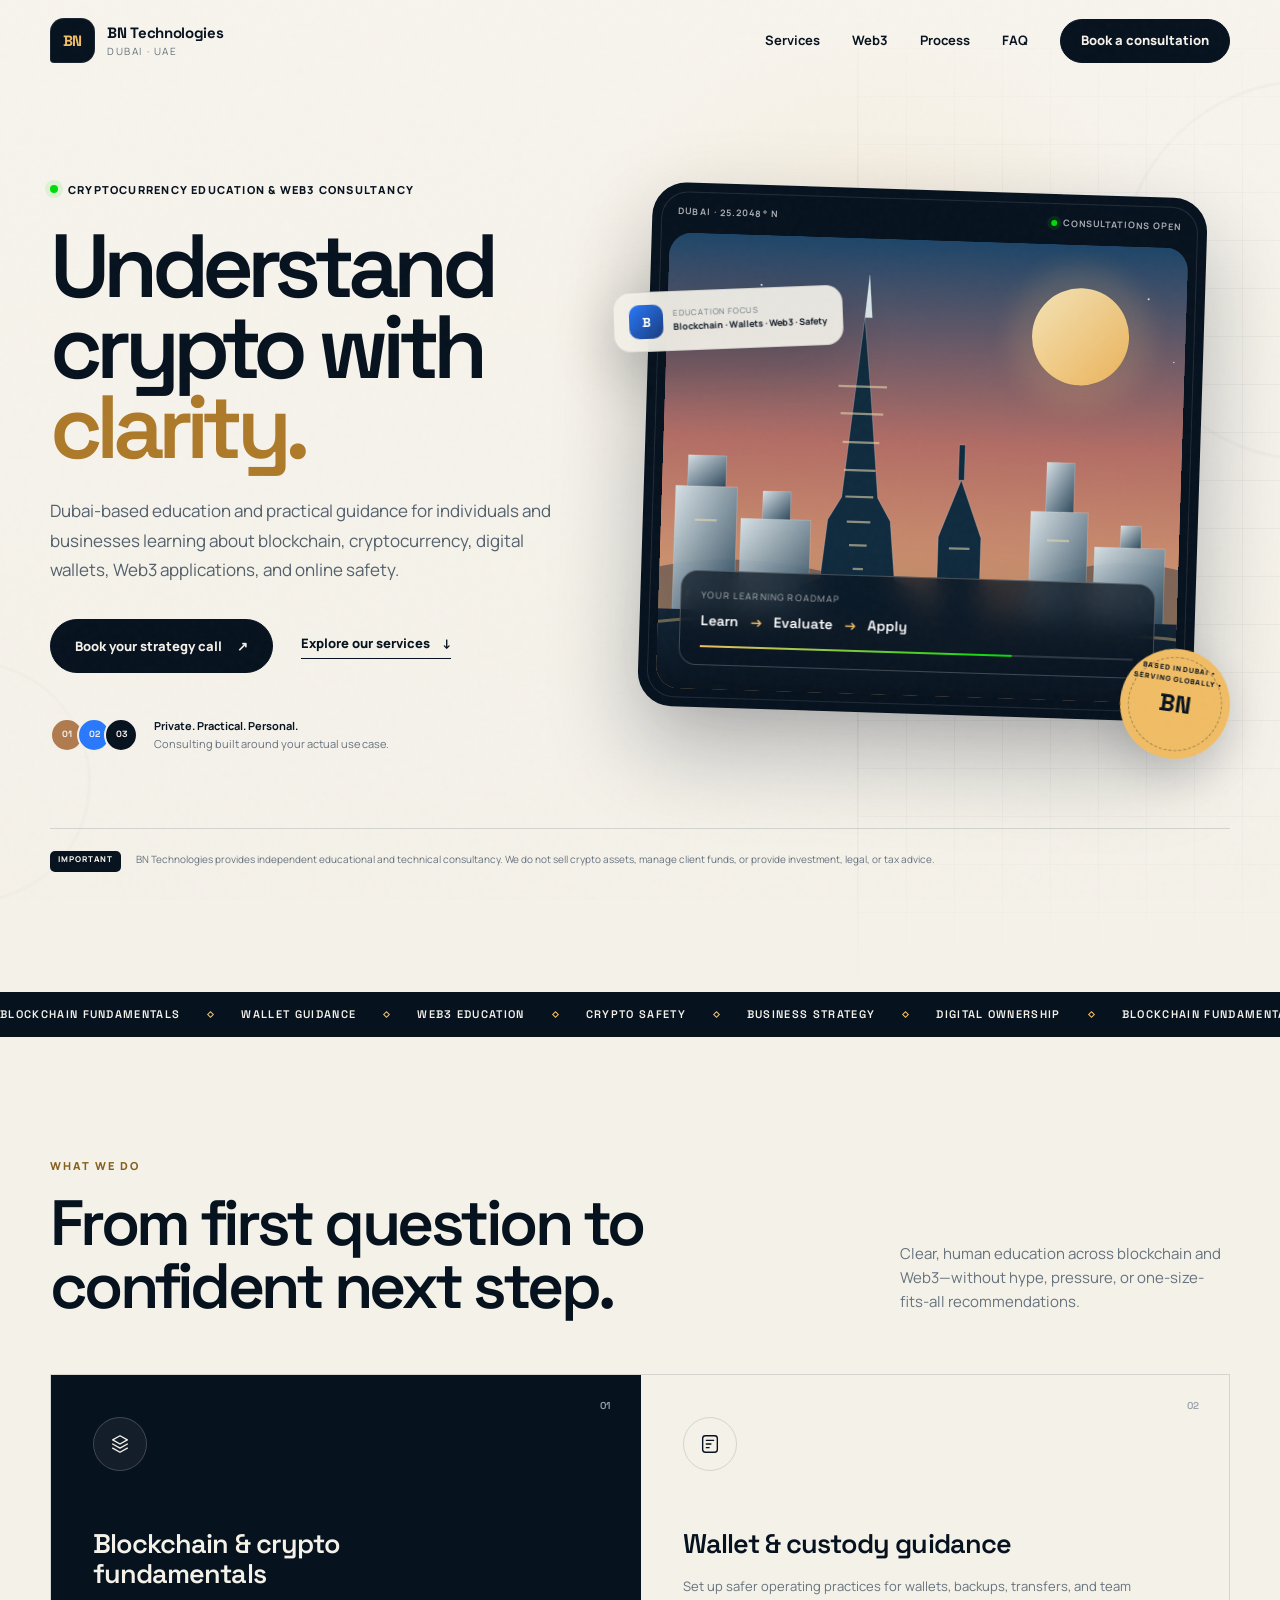
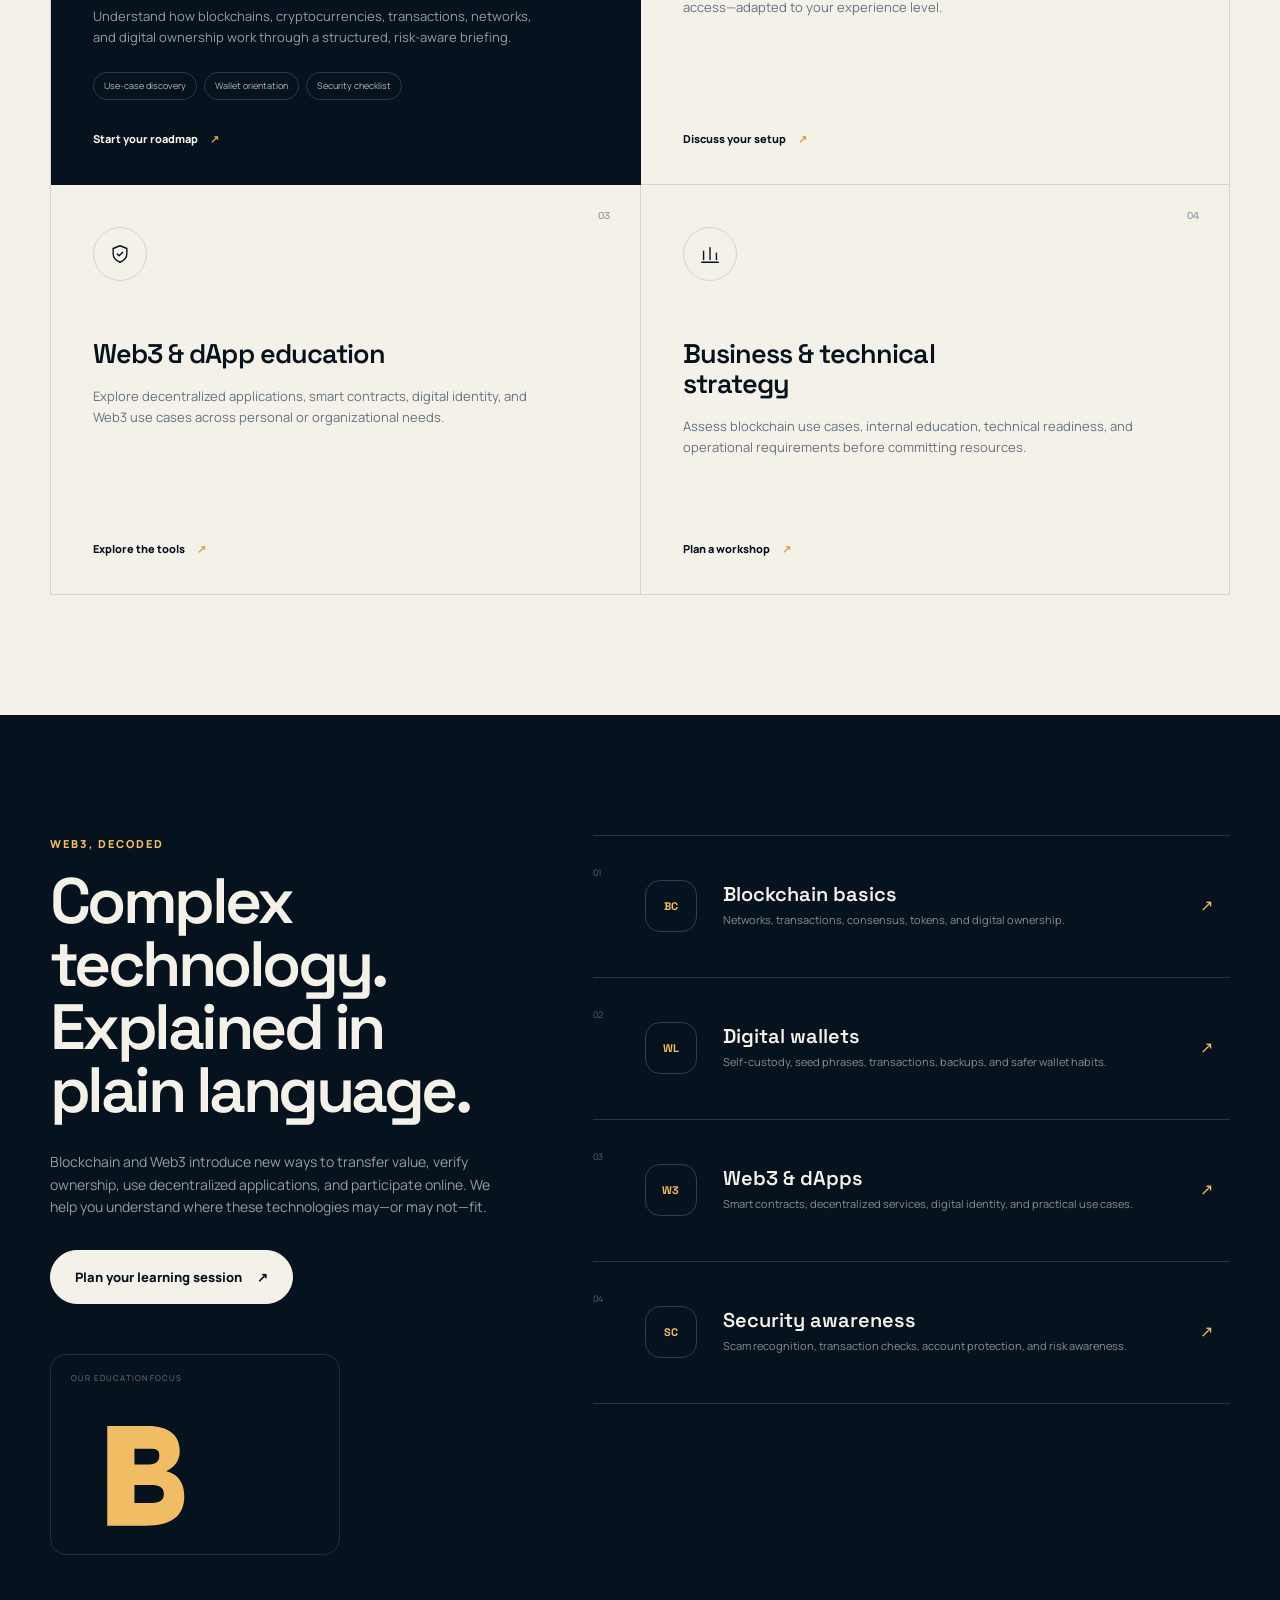
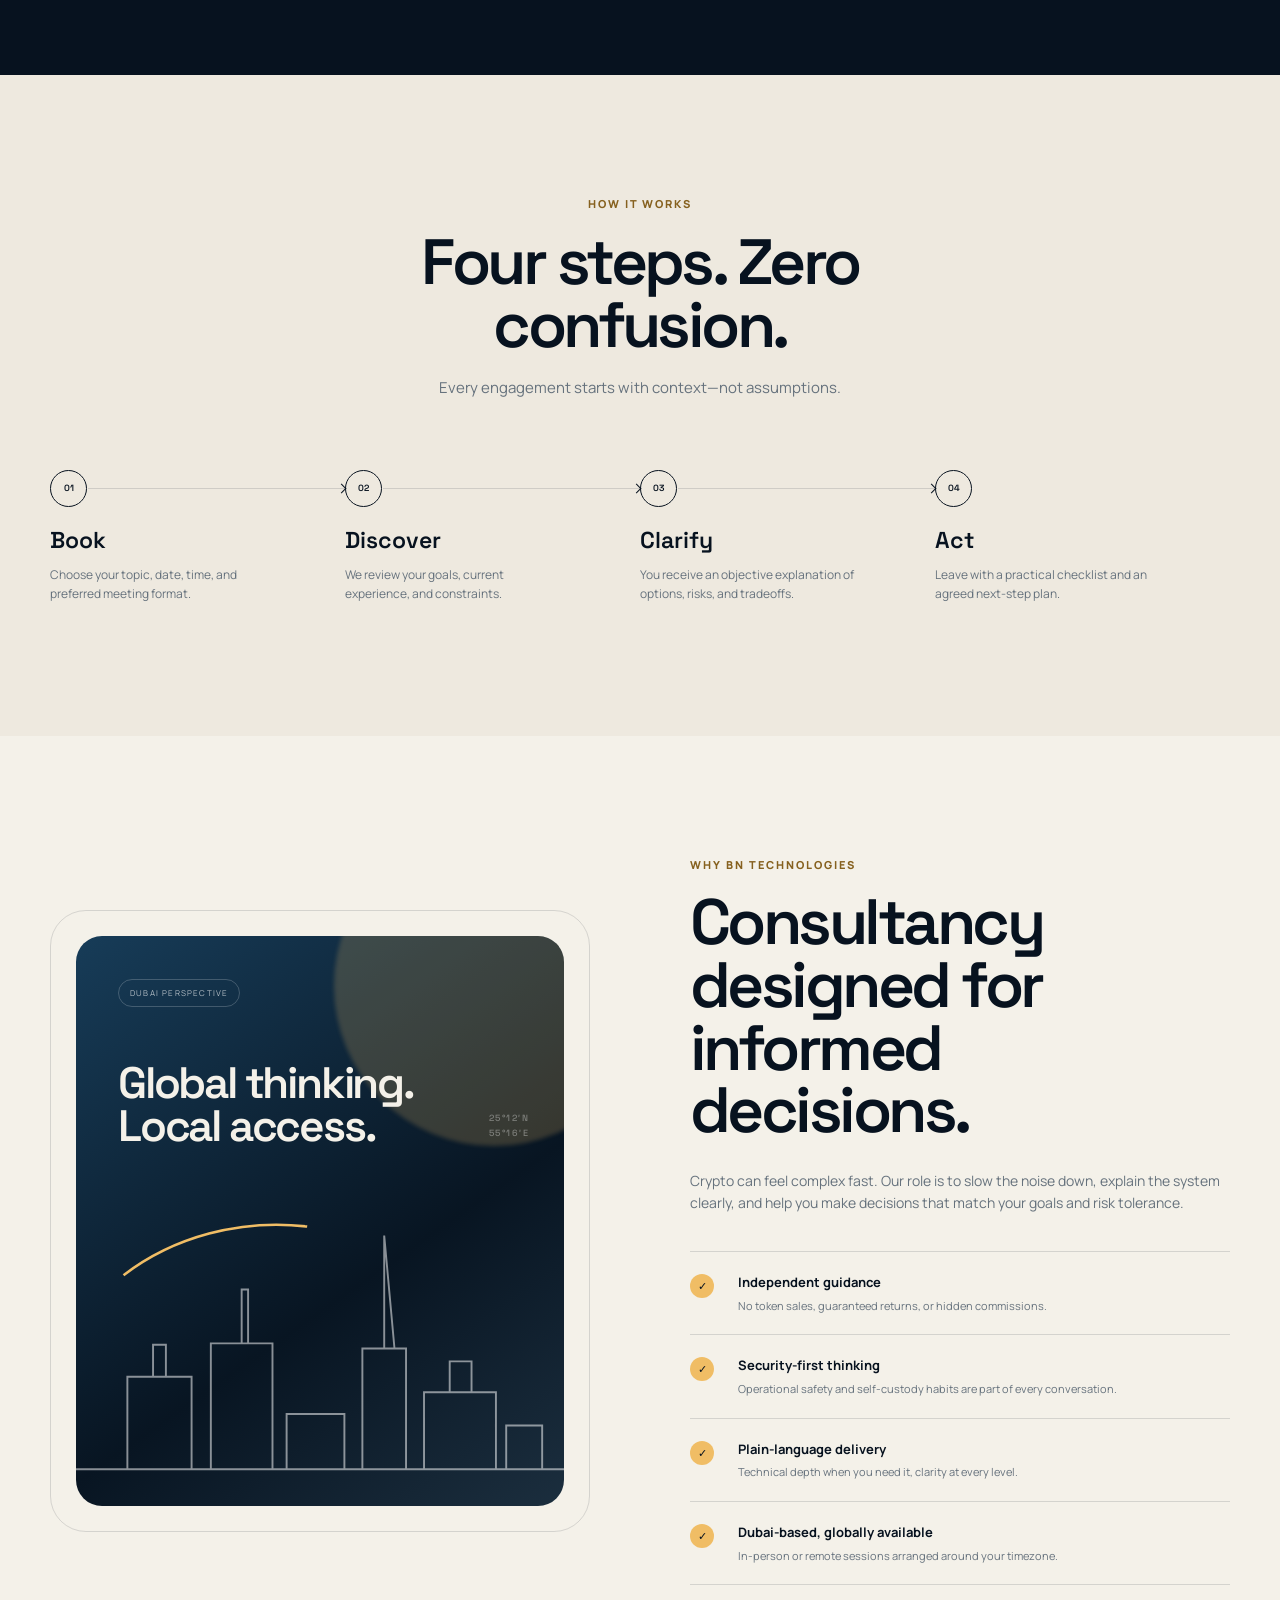
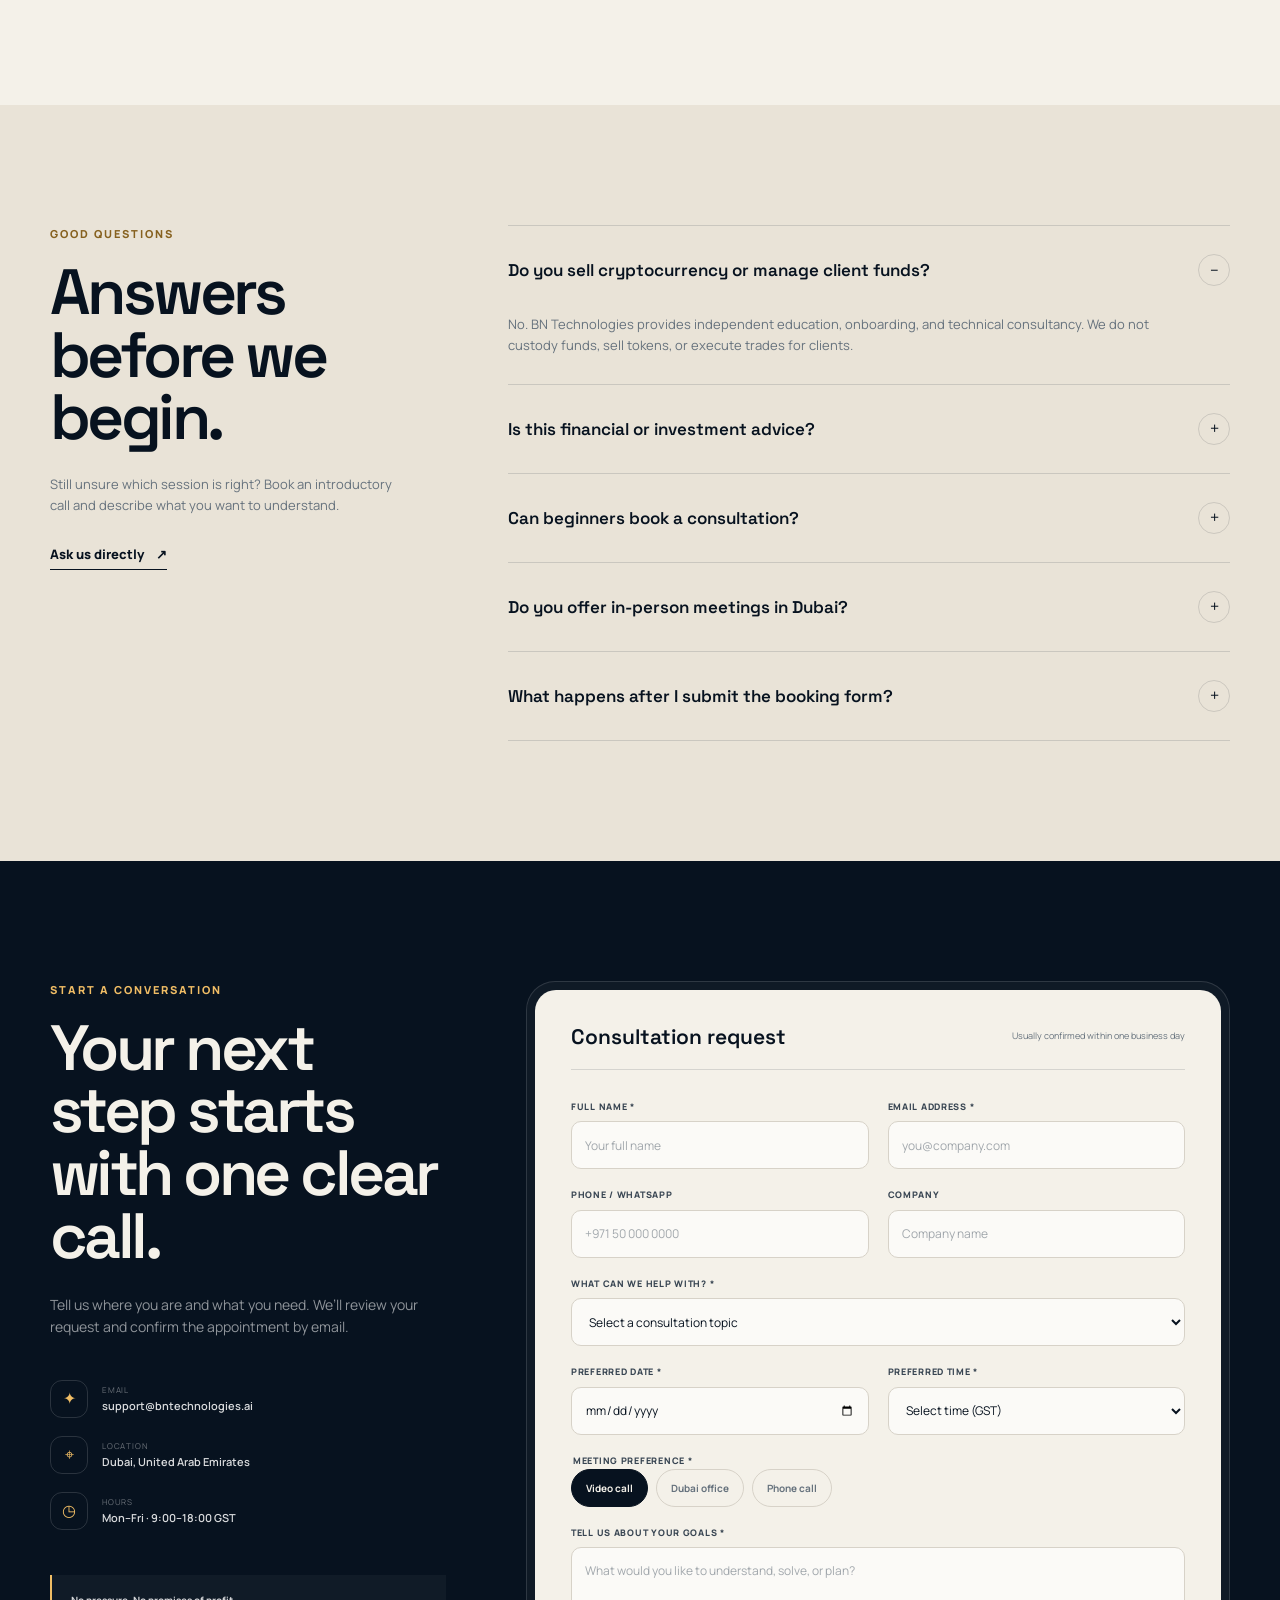
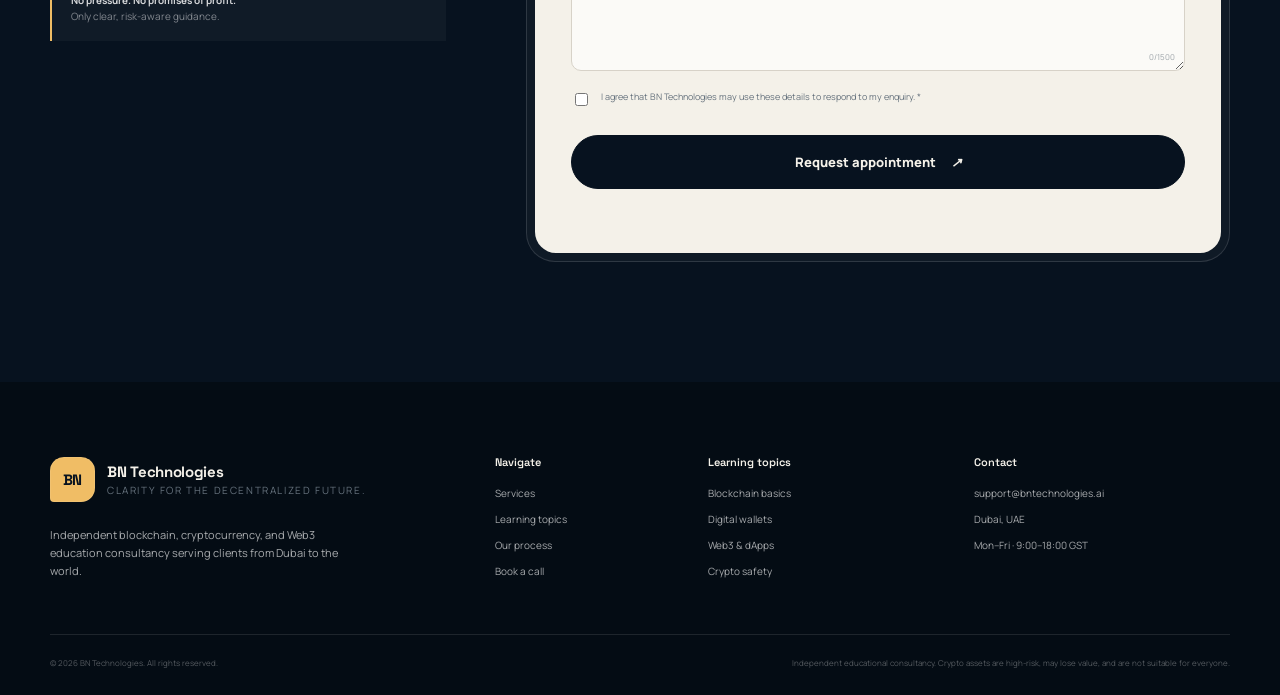
<file: index.html>
<!doctype html>
<html lang="en">
<head>
  <meta charset="utf-8">
  <meta name="viewport" content="width=device-width, initial-scale=1">
  <meta name="description" content="BN Technologies is a Dubai-based cryptocurrency consultancy that educates individuals and businesses about blockchain, Web3, digital wallets, and responsible crypto participation.">
  <meta name="theme-color" content="#07121f">
  <meta property="og:title" content="BN Technologies | Blockchain & Web3 Education in Dubai">
  <meta property="og:description" content="Clear, practical education about cryptocurrency, blockchain technology, Web3, digital wallets, and online safety.">
  <meta property="og:type" content="website">
  <meta property="og:url" content="https://bntechnologies.ai/">
  <link rel="canonical" href="https://bntechnologies.ai/">
  <link rel="icon" href="assets/favicon.svg" type="image/svg+xml">
  <link rel="preconnect" href="https://fonts.googleapis.com">
  <link rel="preconnect" href="https://fonts.gstatic.com" crossorigin>
  <link href="https://fonts.googleapis.com/css2?family=Manrope:wght@400;500;600;700;800&amp;family=Space+Grotesk:wght@500;600;700&amp;display=swap" rel="stylesheet">
  <script>document.documentElement.classList.add('js');</script>
  <link rel="stylesheet" href="styles.css">
  <title>BN Technologies | Blockchain & Web3 Education in Dubai</title>
</head>
<body>
  <div class="page-noise" aria-hidden="true"></div>
  <header class="site-header" id="top">
    <div class="container header-inner">
      <a class="brand" href="#top" aria-label="BN Technologies home">
        <span class="brand-mark" aria-hidden="true"><span>BN</span></span>
        <span class="brand-copy"><strong>BN Technologies</strong><small>Dubai · UAE</small></span>
      </a>
      <button class="menu-toggle" type="button" aria-expanded="false" aria-controls="site-nav" aria-label="Toggle navigation">
        <span></span><span></span>
      </button>
      <nav class="site-nav" id="site-nav" aria-label="Primary navigation">
        <a href="#services">Services</a>
        <a href="#ecosystem">Web3</a>
        <a href="#process">Process</a>
        <a href="#faq">FAQ</a>
        <a class="button button-small" href="#book">Book a consultation</a>
      </nav>
    </div>
  </header>

  <main>
    <section class="hero section-pad">
      <div class="hero-orb hero-orb-one" aria-hidden="true"></div>
      <div class="hero-orb hero-orb-two" aria-hidden="true"></div>
      <div class="container hero-grid">
        <div class="hero-copy reveal">
          <div class="eyebrow"><span class="eyebrow-dot"></span>Cryptocurrency education & Web3 consultancy</div>
          <h1>Understand crypto with <em>clarity.</em></h1>
          <p class="hero-lead">Dubai-based education and practical guidance for individuals and businesses learning about blockchain, cryptocurrency, digital wallets, Web3 applications, and online safety.</p>
          <div class="hero-actions">
            <a class="button" href="#book">Book your strategy call <span aria-hidden="true">↗</span></a>
            <a class="text-link" href="#services">Explore our services <span aria-hidden="true">↓</span></a>
          </div>
          <div class="hero-trust">
            <div class="trust-avatars" aria-hidden="true"><span>01</span><span>02</span><span>03</span></div>
            <p><strong>Private. Practical. Personal.</strong><br>Consulting built around your actual use case.</p>
          </div>
        </div>

        <div class="hero-visual reveal reveal-delay">
          <div class="skyline-card">
            <div class="skyline-topline">
              <span>Dubai · 25.2048° N</span>
              <span class="live-badge"><i></i>Consultations open</span>
            </div>
            <img class="dubai-skyline" src="assets/dubai-skyline.svg" alt="Stylized Dubai skyline featuring the Burj Khalifa">
            <div class="hero-data-card hero-data-primary">
              <span class="data-label">Your learning roadmap</span>
              <strong>Learn <span>→</span> Evaluate <span>→</span> Apply</strong>
              <div class="progress-track"><i></i></div>
            </div>
            <div class="hero-data-card hero-data-floating">
              <span class="mini-icon" aria-hidden="true">B</span>
              <span><small>Education focus</small><strong>Blockchain · Wallets · Web3 · Safety</strong></span>
            </div>
          </div>
          <div class="hero-stamp" aria-label="Based in Dubai, serving globally">
            <span>BASED IN DUBAI • SERVING GLOBALLY • </span>
            <strong>BN</strong>
          </div>
        </div>
      </div>
      <div class="container disclaimer-bar reveal">
        <span>Important</span>
        <p>BN Technologies provides independent educational and technical consultancy. We do not sell crypto assets, manage client funds, or provide investment, legal, or tax advice.</p>
      </div>
    </section>

    <section class="signal-strip" aria-label="Core expertise">
      <div class="signal-track">
        <span>Blockchain fundamentals</span><i></i><span>Wallet guidance</span><i></i><span>Web3 education</span><i></i><span>Crypto safety</span><i></i><span>Business strategy</span><i></i><span>Digital ownership</span><i></i>
        <span aria-hidden="true">Blockchain fundamentals</span><i aria-hidden="true"></i><span aria-hidden="true">Wallet guidance</span><i aria-hidden="true"></i><span aria-hidden="true">Web3 education</span><i aria-hidden="true"></i><span aria-hidden="true">Crypto safety</span><i aria-hidden="true"></i><span aria-hidden="true">Business strategy</span><i aria-hidden="true"></i><span aria-hidden="true">Digital ownership</span><i aria-hidden="true"></i>
      </div>
    </section>

    <section class="services section-pad" id="services">
      <div class="container">
        <div class="section-heading reveal">
          <div><span class="kicker">What we do</span><h2>From first question to confident next step.</h2></div>
          <p>Clear, human education across blockchain and Web3—without hype, pressure, or one-size-fits-all recommendations.</p>
        </div>
        <div class="services-grid">
          <article class="service-card service-card-featured reveal">
            <div class="service-number">01</div>
            <div class="service-icon" aria-hidden="true"><svg viewBox="0 0 24 24"><path d="M4 7.5 12 3l8 4.5-8 4.5-8-4.5Z"/><path d="m4 12 8 4.5 8-4.5M4 16.5l8 4.5 8-4.5"/></svg></div>
            <h3>Blockchain & crypto fundamentals</h3>
            <p>Understand how blockchains, cryptocurrencies, transactions, networks, and digital ownership work through a structured, risk-aware briefing.</p>
            <ul><li>Use-case discovery</li><li>Wallet orientation</li><li>Security checklist</li></ul>
            <a href="#book">Start your roadmap <span>↗</span></a>
          </article>
          <article class="service-card reveal">
            <div class="service-number">02</div>
            <div class="service-icon" aria-hidden="true"><svg viewBox="0 0 24 24"><rect x="4" y="3" width="16" height="18" rx="3"/><path d="M8 8h8M8 12h5M8 16h3"/></svg></div>
            <h3>Wallet & custody guidance</h3>
            <p>Set up safer operating practices for wallets, backups, transfers, and team access—adapted to your experience level.</p>
            <a href="#book">Discuss your setup <span>↗</span></a>
          </article>
          <article class="service-card reveal">
            <div class="service-number">03</div>
            <div class="service-icon" aria-hidden="true"><svg viewBox="0 0 24 24"><path d="M12 3 4.5 6v5.5c0 4.6 3.2 7.8 7.5 9.5 4.3-1.7 7.5-4.9 7.5-9.5V6L12 3Z"/><path d="m9 12 2 2 4-4"/></svg></div>
            <h3>Web3 & dApp education</h3>
            <p>Explore decentralized applications, smart contracts, digital identity, and Web3 use cases across personal or organizational needs.</p>
            <a href="#ecosystem">Explore the tools <span>↗</span></a>
          </article>
          <article class="service-card reveal">
            <div class="service-number">04</div>
            <div class="service-icon" aria-hidden="true"><svg viewBox="0 0 24 24"><path d="M5 18V9M12 18V5M19 18v-7"/><path d="M3 21h18"/></svg></div>
            <h3>Business & technical strategy</h3>
            <p>Assess blockchain use cases, internal education, technical readiness, and operational requirements before committing resources.</p>
            <a href="#book">Plan a workshop <span>↗</span></a>
          </article>
        </div>
      </div>
    </section>

    <section class="ecosystem section-pad" id="ecosystem">
      <div class="container ecosystem-grid">
        <div class="ecosystem-intro reveal">
          <span class="kicker kicker-light">Web3, decoded</span>
          <h2>Complex technology. Explained in plain language.</h2>
          <p>Blockchain and Web3 introduce new ways to transfer value, verify ownership, use decentralized applications, and participate online. We help you understand where these technologies may—or may not—fit.</p>
          <a class="button button-light" href="#book">Plan your learning session <span>↗</span></a>
          <div class="official-mark">
            <span>Our education focus</span>
            <img src="assets/favicon.svg" alt="BN Technologies logo" loading="lazy">
            <strong aria-hidden="true">BN TECHNOLOGIES</strong>
          </div>
        </div>
        <div class="ecosystem-list">
          <a class="ecosystem-item reveal" href="#book">
            <span class="ecosystem-index">01</span>
            <span class="ecosystem-symbol">BC</span>
            <span><strong>Blockchain basics</strong><small>Networks, transactions, consensus, tokens, and digital ownership.</small></span>
            <i>↗</i>
          </a>
          <a class="ecosystem-item reveal" href="#book">
            <span class="ecosystem-index">02</span>
            <span class="ecosystem-symbol">WL</span>
            <span><strong>Digital wallets</strong><small>Self-custody, seed phrases, transactions, backups, and safer wallet habits.</small></span>
            <i>↗</i>
          </a>
          <a class="ecosystem-item reveal" href="#book">
            <span class="ecosystem-index">03</span>
            <span class="ecosystem-symbol">W3</span>
            <span><strong>Web3 & dApps</strong><small>Smart contracts, decentralized services, digital identity, and practical use cases.</small></span>
            <i>↗</i>
          </a>
          <a class="ecosystem-item reveal" href="#book">
            <span class="ecosystem-index">04</span>
            <span class="ecosystem-symbol">SC</span>
            <span><strong>Security awareness</strong><small>Scam recognition, transaction checks, account protection, and risk awareness.</small></span>
            <i>↗</i>
          </a>
        </div>
      </div>
    </section>

    <section class="process section-pad" id="process">
      <div class="container">
        <div class="section-heading section-heading-centered reveal">
          <div><span class="kicker">How it works</span><h2>Four steps. Zero confusion.</h2></div>
          <p>Every engagement starts with context—not assumptions.</p>
        </div>
        <div class="process-grid">
          <article class="process-step reveal"><span>01</span><div class="process-line"><i></i></div><h3>Book</h3><p>Choose your topic, date, time, and preferred meeting format.</p></article>
          <article class="process-step reveal"><span>02</span><div class="process-line"><i></i></div><h3>Discover</h3><p>We review your goals, current experience, and constraints.</p></article>
          <article class="process-step reveal"><span>03</span><div class="process-line"><i></i></div><h3>Clarify</h3><p>You receive an objective explanation of options, risks, and tradeoffs.</p></article>
          <article class="process-step reveal"><span>04</span><div class="process-line"><i></i></div><h3>Act</h3><p>Leave with a practical checklist and an agreed next-step plan.</p></article>
        </div>
      </div>
    </section>

    <section class="why-us section-pad">
      <div class="container why-grid">
        <div class="why-visual reveal">
          <div class="dubai-panel">
            <span class="panel-tag">Dubai perspective</span>
            <h3>Global thinking.<br>Local access.</h3>
            <div class="dubai-coordinates">25°12′N<br>55°16′E</div>
            <svg viewBox="0 0 380 240" aria-hidden="true"><path d="M0 212h380M40 212v-72h50v72M60 140v-25h10v25M105 212v-98h48v98M129 114V72h5v42M164 212v-43h45v43M223 212v-94h34v94M240 118V30l8 88M271 212v-60h56v60M291 152v-24h17v24M335 212v-34h28v34"/><path class="sun-line" d="M37 61c39-30 91-44 143-38"/></svg>
          </div>
        </div>
        <div class="why-copy reveal">
          <span class="kicker">Why BN Technologies</span>
          <h2>Consultancy designed for informed decisions.</h2>
          <p>Crypto can feel complex fast. Our role is to slow the noise down, explain the system clearly, and help you make decisions that match your goals and risk tolerance.</p>
          <div class="why-points">
            <div><span>✓</span><p><strong>Independent guidance</strong><small>No token sales, guaranteed returns, or hidden commissions.</small></p></div>
            <div><span>✓</span><p><strong>Security-first thinking</strong><small>Operational safety and self-custody habits are part of every conversation.</small></p></div>
            <div><span>✓</span><p><strong>Plain-language delivery</strong><small>Technical depth when you need it, clarity at every level.</small></p></div>
            <div><span>✓</span><p><strong>Dubai-based, globally available</strong><small>In-person or remote sessions arranged around your timezone.</small></p></div>
          </div>
        </div>
      </div>
    </section>

    <section class="faq section-pad" id="faq">
      <div class="container faq-grid">
        <div class="faq-intro reveal">
          <span class="kicker">Good questions</span>
          <h2>Answers before we begin.</h2>
          <p>Still unsure which session is right? Book an introductory call and describe what you want to understand.</p>
          <a class="text-link" href="#book">Ask us directly <span>↗</span></a>
        </div>
        <div class="accordion reveal">
          <div class="accordion-item is-open">
            <button type="button" aria-expanded="true"><span>Do you sell cryptocurrency or manage client funds?</span><i>−</i></button>
            <div class="accordion-panel"><p>No. BN Technologies provides independent education, onboarding, and technical consultancy. We do not custody funds, sell tokens, or execute trades for clients.</p></div>
          </div>
          <div class="accordion-item">
            <button type="button" aria-expanded="false"><span>Is this financial or investment advice?</span><i>+</i></button>
            <div class="accordion-panel"><p>No. Our work is informational and technical. Crypto assets carry significant risk, and clients should obtain independent legal, tax, and financial advice where appropriate.</p></div>
          </div>
          <div class="accordion-item">
            <button type="button" aria-expanded="false"><span>Can beginners book a consultation?</span><i>+</i></button>
            <div class="accordion-panel"><p>Yes. Sessions are tailored to your current experience. We can begin with the fundamentals or move directly into a specific wallet, dApp, or infrastructure topic.</p></div>
          </div>
          <div class="accordion-item">
            <button type="button" aria-expanded="false"><span>Do you offer in-person meetings in Dubai?</span><i>+</i></button>
            <div class="accordion-panel"><p>Yes, subject to availability and confirmation. Remote consultations are also available globally by Google Meet, Zoom, or Microsoft Teams.</p></div>
          </div>
          <div class="accordion-item">
            <button type="button" aria-expanded="false"><span>What happens after I submit the booking form?</span><i>+</i></button>
            <div class="accordion-panel"><p>Your request is emailed to our appointments inbox. Our team reviews the details and confirms the meeting time or suggests an alternative by email.</p></div>
          </div>
        </div>
      </div>
    </section>

    <section class="booking section-pad" id="book">
      <div class="container booking-shell">
        <div class="booking-copy reveal">
          <span class="kicker kicker-light">Start a conversation</span>
          <h2>Your next step starts with one clear call.</h2>
          <p>Tell us where you are and what you need. We’ll review your request and confirm the appointment by email.</p>
          <div class="booking-contact">
            <div><span aria-hidden="true">✦</span><p><small>Email</small><a href="mailto:support@bntechnologies.ai">support@bntechnologies.ai</a></p></div>
            <div><span aria-hidden="true">⌖</span><p><small>Location</small><strong>Dubai, United Arab Emirates</strong></p></div>
            <div><span aria-hidden="true">◷</span><p><small>Hours</small><strong>Mon–Fri · 9:00–18:00 GST</strong></p></div>
          </div>
          <div class="booking-note"><strong>No pressure. No promises of profit.</strong><br>Only clear, risk-aware guidance.</div>
        </div>

        <div class="booking-form-wrap reveal reveal-delay">
          <form class="booking-form" id="booking-form" action="https://api.web3forms.com/submit" method="post">
            <input type="hidden" name="access_key" value="9438de76-f9cb-4de2-8add-85bbb096e782">
            <input type="hidden" name="subject" value="New BN Technologies consultation request">
            <input type="hidden" name="from_name" value="BN Technologies Website">
            <div class="form-heading"><span>Consultation request</span><small>Usually confirmed within one business day</small></div>
            <div class="form-grid">
              <label class="field"><span>Full name *</span><input type="text" name="full_name" autocomplete="name" required maxlength="80" placeholder="Your full name"></label>
              <label class="field"><span>Email address *</span><input type="email" name="email" autocomplete="email" required maxlength="120" placeholder="you@company.com"></label>
              <label class="field"><span>Phone / WhatsApp</span><input type="tel" name="phone" autocomplete="tel" maxlength="30" placeholder="+971 50 000 0000"></label>
              <label class="field"><span>Company</span><input type="text" name="company" autocomplete="organization" maxlength="100" placeholder="Company name"></label>
              <label class="field field-full"><span>What can we help with? *</span><select name="service" required><option value="" selected disabled>Select a consultation topic</option><option>Blockchain & crypto fundamentals</option><option>Wallet & self-custody education</option><option>Web3 & dApp education</option><option>Crypto safety & scam awareness</option><option>Business & technical strategy</option><option>Team workshop</option><option>Other</option></select></label>
              <label class="field"><span>Preferred date *</span><input id="meeting-date" type="date" name="meeting_date" required></label>
              <label class="field"><span>Preferred time *</span><select name="meeting_time" required><option value="" selected disabled>Select time (GST)</option><option>09:00 GST</option><option>10:30 GST</option><option>12:00 GST</option><option>14:00 GST</option><option>15:30 GST</option><option>17:00 GST</option></select></label>
              <fieldset class="field field-full meeting-mode"><legend>Meeting preference *</legend><label><input type="radio" name="meeting_mode" value="Video call" checked><span>Video call</span></label><label><input type="radio" name="meeting_mode" value="Dubai office"><span>Dubai office</span></label><label><input type="radio" name="meeting_mode" value="Phone call"><span>Phone call</span></label></fieldset>
              <label class="field field-full"><span>Tell us about your goals *</span><textarea name="message" required maxlength="1500" rows="5" placeholder="What would you like to understand, solve, or plan?"></textarea><small class="char-count"><span id="char-count">0</span>/1500</small></label>
              <label class="privacy-check field-full"><input type="checkbox" name="consent" value="yes" required><span>I agree that BN Technologies may use these details to respond to my enquiry. *</span></label>
              <label class="website-field" aria-hidden="true">Leave empty<input type="checkbox" name="botcheck" tabindex="-1" autocomplete="off"></label>
            </div>
            <button class="button submit-button" type="submit"><span>Request appointment</span><i aria-hidden="true">↗</i></button>
            <p class="form-status" id="form-status" role="status" aria-live="polite"></p>
          </form>
        </div>
      </div>
    </section>
  </main>

  <footer class="site-footer">
    <div class="container footer-main">
      <div class="footer-brand">
        <a class="brand" href="#top"><span class="brand-mark"><span>BN</span></span><span class="brand-copy"><strong>BN Technologies</strong><small>Clarity for the decentralized future.</small></span></a>
        <p>Independent blockchain, cryptocurrency, and Web3 education consultancy serving clients from Dubai to the world.</p>
      </div>
      <div class="footer-links"><strong>Navigate</strong><a href="#services">Services</a><a href="#ecosystem">Learning topics</a><a href="#process">Our process</a><a href="#book">Book a call</a></div>
      <div class="footer-links"><strong>Learning topics</strong><a href="#ecosystem">Blockchain basics</a><a href="#ecosystem">Digital wallets</a><a href="#ecosystem">Web3 & dApps</a><a href="#ecosystem">Crypto safety</a></div>
      <div class="footer-links"><strong>Contact</strong><a href="mailto:support@bntechnologies.ai.ai">support@bntechnologies.ai</a><span>Dubai, UAE</span><span>Mon–Fri · 9:00–18:00 GST</span></div>
    </div>
    <div class="container footer-legal">
      <p>© <span id="current-year">2026</span> BN Technologies. All rights reserved.</p>
      <p>Independent educational consultancy. Crypto assets are high-risk, may lose value, and are not suitable for everyone.</p>
    </div>
  </footer>
  <script src="script.js" defer></script>
</body>
</html>
</file>
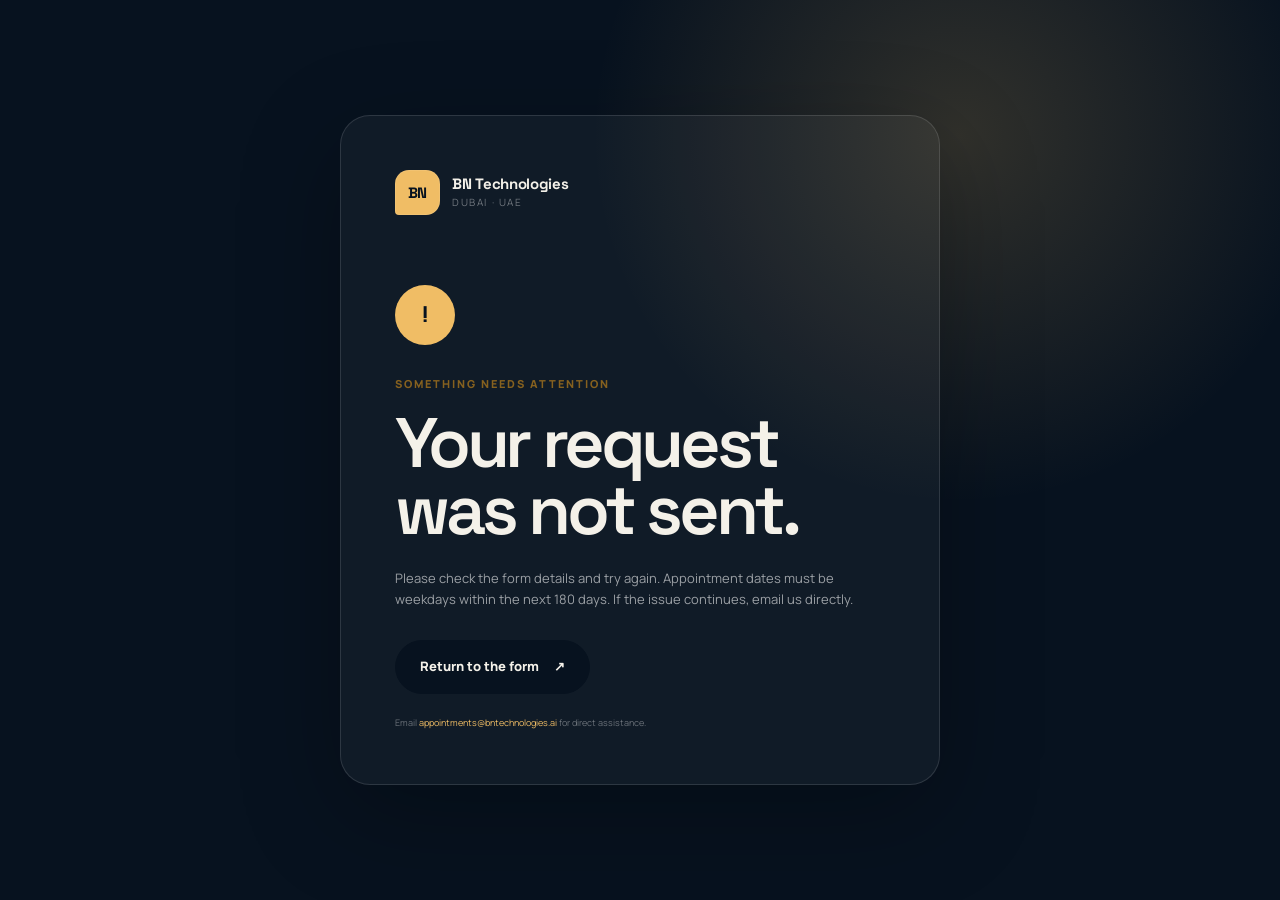
<file: booking-error.html>
<!doctype html>
<html lang="en">
<head>
  <meta charset="utf-8">
  <meta name="viewport" content="width=device-width, initial-scale=1">
  <meta name="robots" content="noindex">
  <meta name="theme-color" content="#07121f">
  <link rel="icon" href="assets/favicon.svg" type="image/svg+xml">
  <link rel="preconnect" href="https://fonts.googleapis.com">
  <link rel="preconnect" href="https://fonts.gstatic.com" crossorigin>
  <link href="https://fonts.googleapis.com/css2?family=Manrope:wght@400;600;700;800&amp;family=Space+Grotesk:wght@600;700&amp;display=swap" rel="stylesheet">
  <link rel="stylesheet" href="styles.css">
  <title>Request Not Sent | BN Technologies</title>
</head>
<body class="status-page">
  <main class="status-shell">
    <div class="status-card">
      <a class="brand" href="index.html"><span class="brand-mark"><span>BN</span></span><span class="brand-copy"><strong>BN Technologies</strong><small>Dubai · UAE</small></span></a>
      <div class="status-icon status-icon-error">!</div>
      <span class="kicker">Something needs attention</span>
      <h1>Your request<br>was not sent.</h1>
      <p>Please check the form details and try again. Appointment dates must be weekdays within the next 180 days. If the issue continues, email us directly.</p>
      <a class="button" href="index.html#book">Return to the form <span>↗</span></a>
      <small>Email <a href="mailto:appointments@bntechnologies.ai">appointments@bntechnologies.ai</a> for direct assistance.</small>
    </div>
  </main>
</body>
</html>
</file>
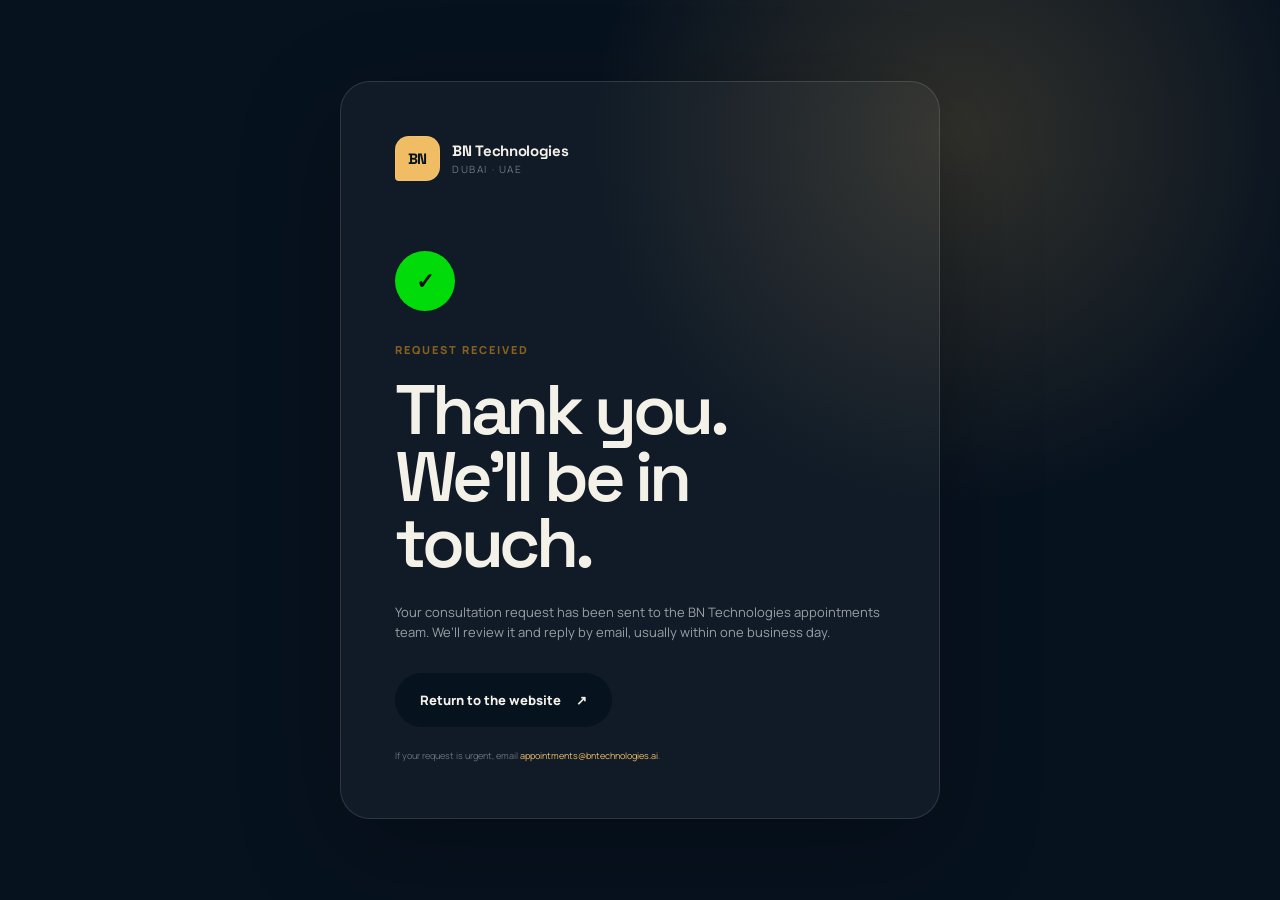
<file: thank-you.html>
<!doctype html>
<html lang="en">
<head>
  <meta charset="utf-8">
  <meta name="viewport" content="width=device-width, initial-scale=1">
  <meta name="robots" content="noindex">
  <meta name="theme-color" content="#07121f">
  <link rel="icon" href="assets/favicon.svg" type="image/svg+xml">
  <link rel="preconnect" href="https://fonts.googleapis.com">
  <link rel="preconnect" href="https://fonts.gstatic.com" crossorigin>
  <link href="https://fonts.googleapis.com/css2?family=Manrope:wght@400;600;700;800&amp;family=Space+Grotesk:wght@600;700&amp;display=swap" rel="stylesheet">
  <link rel="stylesheet" href="styles.css">
  <title>Appointment Requested | BN Technologies</title>
</head>
<body class="status-page">
  <main class="status-shell">
    <div class="status-card">
      <a class="brand" href="index.html"><span class="brand-mark"><span>BN</span></span><span class="brand-copy"><strong>BN Technologies</strong><small>Dubai · UAE</small></span></a>
      <div class="status-icon">✓</div>
      <span class="kicker">Request received</span>
      <h1>Thank you.<br>We’ll be in touch.</h1>
      <p>Your consultation request has been sent to the BN Technologies appointments team. We’ll review it and reply by email, usually within one business day.</p>
      <a class="button" href="index.html">Return to the website <span>↗</span></a>
      <small>If your request is urgent, email <a href="mailto:appointments@bntechnologies.ai">appointments@bntechnologies.ai</a>.</small>
    </div>
  </main>
</body>
</html>
</file>
<file: styles.css>
:root {
  --ink: #07121f;
  --ink-soft: #102233;
  --paper: #f4f1e9;
  --paper-deep: #e9e3d6;
  --white: #ffffff;
  --sand: #f0bd65;
  --sand-deep: #d99e42;
  --blue: #2979fb;
  --green: #00db09;
  --muted: #66727d;
  --line: rgba(7, 18, 31, .13);
  --radius: 26px;
  --shadow: 0 30px 80px rgba(8, 21, 32, .14);
  --font-body: "Manrope", sans-serif;
  --font-display: "Space Grotesk", sans-serif;
}

* { box-sizing: border-box; }
html { scroll-behavior: smooth; }
body { margin: 0; color: var(--ink); background: var(--paper); font-family: var(--font-body); line-height: 1.6; -webkit-font-smoothing: antialiased; }
body.menu-open { overflow: hidden; }
button, input, select, textarea { font: inherit; }
button, a { -webkit-tap-highlight-color: transparent; }
a { color: inherit; text-decoration: none; }
img, svg { display: block; max-width: 100%; }
h1, h2, h3, p { margin-top: 0; }
fieldset { border: 0; margin: 0; padding: 0; }
.container { width: min(1180px, calc(100% - 48px)); margin: 0 auto; }
.section-pad { padding: 120px 0; }
.page-noise { position: fixed; inset: 0; z-index: 99; pointer-events: none; opacity: .035; background-image: url("data:image/svg+xml,%3Csvg viewBox='0 0 180 180' xmlns='http://www.w3.org/2000/svg'%3E%3Cfilter id='n'%3E%3CfeTurbulence type='fractalNoise' baseFrequency='.8' numOctaves='4' stitchTiles='stitch'/%3E%3C/filter%3E%3Crect width='100%25' height='100%25' filter='url(%23n)' opacity='.65'/%3E%3C/svg%3E"); }

.site-header { position: fixed; top: 0; left: 0; width: 100%; z-index: 50; padding: 18px 0; transition: .3s ease; }
.site-header.is-scrolled { padding: 10px 0; background: rgba(244, 241, 233, .84); backdrop-filter: blur(20px); border-bottom: 1px solid rgba(7, 18, 31, .08); }
.header-inner { display: flex; align-items: center; justify-content: space-between; }
.brand { display: inline-flex; align-items: center; gap: 12px; }
.brand-mark { width: 45px; aspect-ratio: 1; display: grid; place-items: center; background: var(--ink); border-radius: 14px 14px 14px 4px; color: var(--sand); box-shadow: inset 0 0 0 1px rgba(255,255,255,.08); }
.brand-mark span { font: 700 15px/1 var(--font-display); letter-spacing: -.04em; }
.brand-copy { display: flex; flex-direction: column; line-height: 1.15; }
.brand-copy strong { font: 700 15px/1.2 var(--font-display); letter-spacing: -.02em; }
.brand-copy small { margin-top: 4px; color: var(--muted); font-size: 10px; letter-spacing: .16em; text-transform: uppercase; }
.site-nav { display: flex; align-items: center; gap: 32px; }
.site-nav > a:not(.button) { font-size: 13px; font-weight: 700; position: relative; }
.site-nav > a:not(.button)::after { content: ""; position: absolute; left: 0; bottom: -6px; width: 100%; height: 1px; background: var(--ink); transform: scaleX(0); transform-origin: right; transition: transform .25s; }
.site-nav > a:not(.button):hover::after { transform: scaleX(1); transform-origin: left; }
.menu-toggle { display: none; border: 0; background: none; width: 44px; height: 44px; padding: 12px; cursor: pointer; }
.menu-toggle span { display: block; height: 2px; background: var(--ink); margin: 6px 0; transition: .25s; }

.button { display: inline-flex; align-items: center; justify-content: center; gap: 15px; min-height: 54px; padding: 0 24px; border: 1px solid var(--ink); border-radius: 100px; color: var(--paper); background: var(--ink); font-size: 13px; font-weight: 800; cursor: pointer; transition: transform .25s, background .25s, color .25s, box-shadow .25s; }
.button:hover { transform: translateY(-2px); color: var(--ink); background: var(--sand); box-shadow: 0 12px 30px rgba(7,18,31,.14); }
.button-small { min-height: 44px; padding: 0 20px; }
.button-light { color: var(--ink); background: var(--paper); border-color: var(--paper); }
.button-light:hover { background: var(--sand); border-color: var(--sand); }
.text-link { display: inline-flex; align-items: center; gap: 12px; padding-bottom: 4px; border-bottom: 1px solid var(--ink); font-size: 13px; font-weight: 800; }
.text-link span { transition: transform .2s; }
.text-link:hover span { transform: translate(2px, -2px); }
.kicker { display: block; margin-bottom: 18px; color: #86611f; font-size: 11px; font-weight: 800; letter-spacing: .18em; text-transform: uppercase; }
.kicker-light { color: var(--sand); }
.section-heading { display: grid; grid-template-columns: 1.4fr .6fr; align-items: end; gap: 80px; margin-bottom: 56px; }
.section-heading h2, .ecosystem-intro h2, .why-copy h2, .faq-intro h2, .booking-copy h2 { margin-bottom: 0; font: 600 clamp(38px, 5vw, 66px)/.98 var(--font-display); letter-spacing: -.055em; }
.section-heading p { max-width: 460px; margin-bottom: 4px; color: var(--muted); font-size: 15px; }
.section-heading-centered { display: block; max-width: 700px; margin: 0 auto 70px; text-align: center; }
.section-heading-centered p { margin: 20px auto 0; }

.hero { position: relative; min-height: 860px; padding-top: 170px; overflow: hidden; background: radial-gradient(circle at 68% 34%, rgba(240,189,101,.15), transparent 28%), linear-gradient(180deg, #f7f4ed 0%, var(--paper) 100%); }
.hero::after { content: ""; position: absolute; top: 0; right: 0; width: 33%; height: 100%; border-left: 1px solid rgba(7,18,31,.06); background-image: linear-gradient(rgba(7,18,31,.035) 1px, transparent 1px), linear-gradient(90deg, rgba(7,18,31,.035) 1px, transparent 1px); background-size: 48px 48px; mask-image: linear-gradient(to bottom, transparent, black 28%, black 72%, transparent); }
.hero-orb { position: absolute; border-radius: 50%; filter: blur(1px); pointer-events: none; }
.hero-orb-one { width: 380px; height: 380px; top: 80px; right: -220px; border: 1px solid rgba(7,18,31,.08); }
.hero-orb-two { width: 240px; height: 240px; bottom: 90px; left: -150px; border: 1px solid rgba(7,18,31,.06); }
.hero-grid { position: relative; z-index: 2; display: grid; grid-template-columns: .94fr 1.06fr; align-items: center; gap: 76px; }
.eyebrow { display: inline-flex; align-items: center; gap: 10px; margin-bottom: 28px; font-size: 11px; font-weight: 800; letter-spacing: .11em; text-transform: uppercase; }
.eyebrow-dot { width: 8px; height: 8px; background: var(--green); border-radius: 50%; box-shadow: 0 0 0 5px rgba(0,219,9,.1); }
.hero h1 { max-width: 680px; margin-bottom: 28px; font: 600 clamp(58px, 7vw, 96px)/.9 var(--font-display); letter-spacing: -.075em; }
.hero h1 em { color: #ad7a29; font-style: normal; }
.hero-lead { max-width: 610px; margin-bottom: 34px; color: #53606b; font-size: 17px; line-height: 1.75; }
.hero-actions { display: flex; align-items: center; gap: 28px; flex-wrap: wrap; }
.hero-trust { display: flex; align-items: center; gap: 16px; margin-top: 44px; }
.hero-trust p { margin: 0; color: var(--muted); font-size: 11px; line-height: 1.6; }
.hero-trust strong { color: var(--ink); }
.trust-avatars { display: flex; }
.trust-avatars span { width: 34px; height: 34px; display: grid; place-items: center; margin-left: -7px; border: 2px solid var(--paper); border-radius: 50%; color: var(--paper); background: var(--ink); font: 700 9px/1 var(--font-display); }
.trust-avatars span:first-child { margin-left: 0; background: #b07b4e; }
.trust-avatars span:nth-child(2) { background: #2979fb; }
.hero-visual { position: relative; padding: 20px 30px 44px 0; }
.skyline-card { position: relative; border-radius: 34px; padding: 18px; color: var(--white); background: var(--ink); box-shadow: 0 40px 90px rgba(7,18,31,.28); transform: rotate(1.8deg); }
.skyline-card::before { content: ""; position: absolute; inset: 9px; z-index: 2; pointer-events: none; border: 1px solid rgba(255,255,255,.11); border-radius: 27px; }
.skyline-topline { display: flex; align-items: center; justify-content: space-between; padding: 4px 8px 14px; color: rgba(255,255,255,.65); font-size: 9px; font-weight: 700; letter-spacing: .12em; text-transform: uppercase; }
.live-badge { display: inline-flex; align-items: center; gap: 6px; }
.live-badge i { width: 6px; height: 6px; border-radius: 50%; background: var(--green); box-shadow: 0 0 0 4px rgba(0,219,9,.12); }
.dubai-skyline { width: 100%; aspect-ratio: 1.14; object-fit: cover; border-radius: 23px; }
.hero-data-card { position: absolute; z-index: 3; border: 1px solid rgba(255,255,255,.22); border-radius: 17px; box-shadow: 0 18px 60px rgba(7,18,31,.22); backdrop-filter: blur(14px); }
.hero-data-primary { left: 40px; right: 40px; bottom: 42px; padding: 17px 20px; background: rgba(7,18,31,.72); }
.data-label { display: block; margin-bottom: 5px; color: rgba(255,255,255,.64); font-size: 9px; letter-spacing: .13em; text-transform: uppercase; }
.hero-data-primary strong { font: 600 14px/1.3 var(--font-display); }
.hero-data-primary strong span { margin: 0 8px; color: var(--sand); }
.progress-track { height: 2px; margin-top: 12px; background: rgba(255,255,255,.14); }
.progress-track i { display: block; width: 72%; height: 100%; background: linear-gradient(90deg, var(--sand), var(--green)); }
.hero-data-floating { display: flex; align-items: center; gap: 10px; left: -36px; top: 105px; padding: 12px 15px; background: rgba(244,241,233,.92); color: var(--ink); border-color: rgba(7,18,31,.09); transform: rotate(-4deg); }
.mini-icon { width: 34px; height: 34px; display: grid; place-items: center; border-radius: 10px; color: var(--white); background: linear-gradient(135deg, var(--blue), #183b7d); font: 700 13px/1 var(--font-display); }
.hero-data-floating > span:last-child { display: flex; flex-direction: column; }
.hero-data-floating small { color: var(--muted); font-size: 8px; text-transform: uppercase; letter-spacing: .1em; }
.hero-data-floating strong { font-size: 9px; }
.hero-stamp { position: absolute; right: 0; bottom: -1px; width: 110px; aspect-ratio: 1; display: grid; place-items: center; border-radius: 50%; color: var(--ink); background: var(--sand); box-shadow: 0 15px 40px rgba(7,18,31,.16); transform: rotate(8deg); }
.hero-stamp span { position: absolute; inset: 8px; font-size: 7px; font-weight: 800; letter-spacing: .14em; text-align: center; border: 1px dashed rgba(7,18,31,.35); border-radius: 50%; padding-top: 5px; }
.hero-stamp strong { font: 700 24px/1 var(--font-display); }
.disclaimer-bar { position: relative; z-index: 3; display: flex; gap: 15px; margin-top: 70px; padding-top: 22px; border-top: 1px solid var(--line); }
.disclaimer-bar span { flex: 0 0 auto; height: 21px; padding: 2px 8px; color: var(--paper); background: var(--ink); border-radius: 5px; font-size: 8px; font-weight: 800; letter-spacing: .12em; text-transform: uppercase; }
.disclaimer-bar p { max-width: 900px; margin: 0; color: var(--muted); font-size: 10px; line-height: 1.6; }

.signal-strip { width: 100%; overflow: hidden; padding: 17px 0; color: var(--paper); background: var(--ink); }
.signal-track { width: max-content; display: flex; align-items: center; gap: 28px; animation: marquee 32s linear infinite; }
.signal-track span { font: 600 11px/1 var(--font-display); letter-spacing: .12em; text-transform: uppercase; }
.signal-track i { width: 5px; height: 5px; border: 1px solid var(--sand); transform: rotate(45deg); }
@keyframes marquee { to { transform: translateX(-50%); } }

.services { background: var(--paper); }
.services-grid { display: grid; grid-template-columns: repeat(2, 1fr); border-top: 1px solid var(--line); border-left: 1px solid var(--line); }
.service-card { position: relative; min-height: 410px; padding: 42px; border-right: 1px solid var(--line); border-bottom: 1px solid var(--line); transition: background .3s, transform .3s; }
.service-card:hover { background: #f9f7f2; }
.service-card-featured { color: var(--paper); background: var(--ink); }
.service-card-featured:hover { background: #0e2031; }
.service-number { position: absolute; top: 26px; right: 30px; color: #9aa2aa; font: 600 10px/1 var(--font-display); }
.service-icon { width: 54px; height: 54px; display: grid; place-items: center; margin-bottom: 58px; border: 1px solid var(--line); border-radius: 50%; }
.service-card-featured .service-icon { border-color: rgba(255,255,255,.18); background: rgba(255,255,255,.05); }
.service-icon svg { width: 22px; fill: none; stroke: currentColor; stroke-width: 1.5; stroke-linecap: round; stroke-linejoin: round; }
.service-card h3 { max-width: 360px; margin-bottom: 17px; font: 600 27px/1.12 var(--font-display); letter-spacing: -.035em; }
.service-card p { max-width: 450px; color: var(--muted); font-size: 13px; }
.service-card-featured p { color: rgba(255,255,255,.58); }
.service-card ul { display: flex; gap: 7px; margin: 24px 0 0; padding: 0; list-style: none; flex-wrap: wrap; }
.service-card li { padding: 6px 10px; border: 1px solid rgba(255,255,255,.16); border-radius: 100px; color: rgba(255,255,255,.7); font-size: 9px; }
.service-card > a { position: absolute; left: 42px; bottom: 36px; display: inline-flex; align-items: center; gap: 12px; font-size: 11px; font-weight: 800; }
.service-card > a span { color: var(--sand-deep); }

.ecosystem { color: var(--paper); background: var(--ink); }
.ecosystem-grid { display: grid; grid-template-columns: .82fr 1.18fr; gap: 100px; align-items: start; }
.ecosystem-intro { position: sticky; top: 120px; }
.ecosystem-intro h2 { max-width: 510px; margin-bottom: 30px; }
.ecosystem-intro > p { max-width: 500px; margin-bottom: 32px; color: rgba(255,255,255,.58); font-size: 14px; }
.official-mark { position: relative; width: 290px; min-height: 87px; display: flex; flex-direction: column; justify-content: center; margin-top: 50px; padding: 17px 20px; border: 1px solid rgba(255,255,255,.12); border-radius: 16px; overflow: hidden; }
.official-mark span { margin-bottom: 7px; color: rgba(255,255,255,.42); font-size: 8px; letter-spacing: .12em; text-transform: uppercase; }
.official-mark img { position: relative; z-index: 2; width: 145px; min-height: 26px; object-fit: contain; object-position: left center; opacity: 0; transition: opacity .2s; }
.official-mark strong { position: absolute; left: 20px; bottom: 17px; z-index: 1; color: var(--white); font: 700 18px/1 var(--font-display); letter-spacing: .07em; transition: opacity .2s; }
.official-mark.logo-loaded img { opacity: 1; }
.official-mark.logo-loaded strong { opacity: 0; }
.official-mark.logo-failed img { display: none; }
.ecosystem-list { border-top: 1px solid rgba(255,255,255,.14); }
.ecosystem-item { display: grid; grid-template-columns: 30px 56px 1fr 30px; align-items: center; gap: 22px; min-height: 142px; border-bottom: 1px solid rgba(255,255,255,.14); transition: padding .25s, background .25s; }
.ecosystem-item:hover { padding: 0 18px; background: rgba(255,255,255,.04); }
.ecosystem-index { align-self: start; padding-top: 30px; color: rgba(255,255,255,.34); font-size: 9px; }
.ecosystem-symbol { width: 52px; height: 52px; display: grid; place-items: center; border: 1px solid rgba(255,255,255,.18); border-radius: 15px; color: var(--sand); font: 700 11px/1 var(--font-display); }
.ecosystem-item > span:nth-child(3) { display: flex; flex-direction: column; }
.ecosystem-item strong { margin-bottom: 7px; font: 600 20px/1 var(--font-display); }
.ecosystem-item small { color: rgba(255,255,255,.52); font-size: 11px; line-height: 1.6; }
.ecosystem-item > i { font-style: normal; color: var(--sand); }

.process { background: #eee9df; }
.process-grid { display: grid; grid-template-columns: repeat(4, 1fr); }
.process-step { position: relative; padding-right: 28px; }
.process-step > span { display: grid; place-items: center; width: 37px; height: 37px; margin-bottom: 22px; border: 1px solid var(--ink); border-radius: 50%; font: 600 9px/1 var(--font-display); }
.process-line { position: absolute; top: 18px; left: 38px; right: 0; height: 1px; background: var(--line); }
.process-line i { position: absolute; right: 0; top: -3px; width: 7px; height: 7px; border-top: 1px solid var(--ink); border-right: 1px solid var(--ink); transform: rotate(45deg); }
.process-step:last-child .process-line { display: none; }
.process-step h3 { margin-bottom: 13px; font: 600 23px/1 var(--font-display); }
.process-step p { max-width: 220px; color: var(--muted); font-size: 12px; }

.why-us { background: var(--paper); }
.why-grid { display: grid; grid-template-columns: 1fr 1fr; align-items: center; gap: 100px; }
.why-visual { padding: 25px; border: 1px solid var(--line); border-radius: 36px; }
.dubai-panel { position: relative; min-height: 570px; padding: 42px; overflow: hidden; color: var(--paper); background: linear-gradient(145deg, #173c58 0%, #081522 60%, #1b2e3e 100%); border-radius: 26px; }
.dubai-panel::after { content: ""; position: absolute; width: 320px; height: 320px; top: -110px; right: -90px; border-radius: 50%; background: var(--sand); opacity: .2; filter: blur(2px); }
.panel-tag { display: inline-flex; padding: 7px 11px; border: 1px solid rgba(255,255,255,.2); border-radius: 100px; color: rgba(255,255,255,.68); font-size: 8px; letter-spacing: .15em; text-transform: uppercase; }
.dubai-panel h3 { position: relative; z-index: 2; margin: 55px 0 0; font: 600 44px/.98 var(--font-display); letter-spacing: -.05em; }
.dubai-coordinates { position: absolute; right: 35px; top: 175px; z-index: 2; color: rgba(255,255,255,.35); font: 500 9px/1.7 var(--font-display); letter-spacing: .16em; text-align: right; }
.dubai-panel svg { position: absolute; left: 0; bottom: 0; width: 100%; fill: none; stroke: rgba(255,255,255,.52); stroke-width: 1.5; }
.dubai-panel .sun-line { stroke: var(--sand); stroke-width: 2; }
.why-copy > p { max-width: 560px; margin: 28px 0 36px; color: var(--muted); font-size: 14px; }
.why-points { display: grid; gap: 0; border-top: 1px solid var(--line); }
.why-points > div { display: grid; grid-template-columns: 34px 1fr; gap: 14px; padding: 20px 0; border-bottom: 1px solid var(--line); }
.why-points > div > span { width: 24px; height: 24px; display: grid; place-items: center; margin-top: 2px; color: var(--ink); background: var(--sand); border-radius: 50%; font-size: 11px; }
.why-points p { display: flex; flex-direction: column; margin: 0; }
.why-points strong { font-size: 13px; }
.why-points small { margin-top: 4px; color: var(--muted); font-size: 11px; }

.faq { background: #e9e3d7; }
.faq-grid { display: grid; grid-template-columns: .65fr 1.35fr; gap: 110px; }
.faq-intro { position: sticky; top: 120px; align-self: start; }
.faq-intro h2 { margin-bottom: 25px; }
.faq-intro p { max-width: 360px; margin-bottom: 25px; color: var(--muted); font-size: 13px; }
.accordion { border-top: 1px solid var(--line); }
.accordion-item { border-bottom: 1px solid var(--line); }
.accordion-item button { width: 100%; min-height: 88px; display: flex; align-items: center; justify-content: space-between; gap: 30px; padding: 0; border: 0; color: var(--ink); background: transparent; text-align: left; cursor: pointer; }
.accordion-item button span { font: 600 17px/1.3 var(--font-display); }
.accordion-item button i { flex: 0 0 auto; width: 32px; height: 32px; display: grid; place-items: center; border: 1px solid var(--line); border-radius: 50%; font-style: normal; font-weight: 400; }
.accordion-panel { display: grid; grid-template-rows: 0fr; transition: grid-template-rows .3s ease; }
.accordion-panel p { min-height: 0; overflow: hidden; margin: 0; color: var(--muted); font-size: 13px; }
.accordion-item.is-open .accordion-panel { grid-template-rows: 1fr; }
.accordion-item.is-open .accordion-panel p { padding: 0 70px 28px 0; }

.booking { color: var(--paper); background: var(--ink); }
.booking-shell { display: grid; grid-template-columns: .72fr 1.28fr; gap: 80px; align-items: start; }
.booking-copy { position: sticky; top: 120px; }
.booking-copy h2 { max-width: 510px; margin-bottom: 26px; }
.booking-copy > p { max-width: 470px; color: rgba(255,255,255,.55); font-size: 14px; }
.booking-contact { display: grid; gap: 18px; margin-top: 42px; }
.booking-contact > div { display: flex; align-items: center; gap: 14px; }
.booking-contact > div > span { width: 38px; height: 38px; display: grid; place-items: center; border: 1px solid rgba(255,255,255,.14); border-radius: 12px; color: var(--sand); }
.booking-contact p { display: flex; flex-direction: column; margin: 0; }
.booking-contact small { color: rgba(255,255,255,.4); font-size: 8px; letter-spacing: .1em; text-transform: uppercase; }
.booking-contact a, .booking-contact strong { color: rgba(255,255,255,.85); font-size: 11px; font-weight: 600; }
.booking-note { margin-top: 45px; padding: 17px 19px; border-left: 2px solid var(--sand); color: rgba(255,255,255,.48); background: rgba(255,255,255,.04); font-size: 10px; }
.booking-note strong { color: rgba(255,255,255,.82); }
.booking-form-wrap { padding: 8px; border: 1px solid rgba(255,255,255,.13); border-radius: 29px; background: rgba(255,255,255,.035); }
.booking-form { padding: 36px; border-radius: 21px; color: var(--ink); background: var(--paper); }
.form-heading { display: flex; align-items: center; justify-content: space-between; gap: 20px; margin-bottom: 30px; padding-bottom: 22px; border-bottom: 1px solid var(--line); }
.form-heading span { font: 600 21px/1 var(--font-display); }
.form-heading small { color: var(--muted); font-size: 9px; }
.form-grid { display: grid; grid-template-columns: 1fr 1fr; gap: 19px; }
.field { position: relative; display: flex; flex-direction: column; gap: 7px; }
.field-full { grid-column: 1 / -1; }
.field > span, .field legend { color: #384552; font-size: 9px; font-weight: 800; letter-spacing: .08em; text-transform: uppercase; }
.field input, .field select, .field textarea { width: 100%; border: 1px solid #d7d2c8; border-radius: 10px; outline: none; color: var(--ink); background: #fbfaf7; font-size: 12px; transition: border .2s, box-shadow .2s; }
.field input, .field select { height: 48px; padding: 0 13px; }
.field textarea { min-height: 120px; padding: 13px; resize: vertical; }
.field input:focus, .field select:focus, .field textarea:focus { border-color: var(--sand-deep); box-shadow: 0 0 0 3px rgba(217,158,66,.13); }
.field input::placeholder, .field textarea::placeholder { color: #a1a7ac; }
.meeting-mode { display: flex; flex-direction: row; flex-wrap: wrap; gap: 8px; }
.meeting-mode legend { width: 100%; margin-bottom: 1px; }
.meeting-mode label { position: relative; cursor: pointer; }
.meeting-mode input { position: absolute; opacity: 0; pointer-events: none; }
.meeting-mode label span { display: block; padding: 10px 14px; border: 1px solid #d7d2c8; border-radius: 100px; color: var(--muted); font-size: 10px; font-weight: 700; }
.meeting-mode input:checked + span { color: var(--paper); background: var(--ink); border-color: var(--ink); }
.char-count { position: absolute; right: 10px; bottom: 8px; color: #9aa1a6; font-size: 8px; }
.privacy-check { display: flex; align-items: flex-start; gap: 10px; color: var(--muted); font-size: 9px; cursor: pointer; }
.privacy-check input { margin-top: 3px; accent-color: var(--ink); }
.website-field { position: absolute; left: -10000px; width: 1px; height: 1px; overflow: hidden; }
.submit-button { width: 100%; margin-top: 26px; }
.submit-button.is-loading { pointer-events: none; opacity: .72; }
.submit-button.is-loading i { animation: spin .7s linear infinite; }
.form-status { min-height: 18px; margin: 10px 0 0; color: #9d3a3a; font-size: 10px; text-align: center; }
@keyframes spin { to { transform: rotate(360deg); } }

.site-footer { padding: 75px 0 25px; color: rgba(255,255,255,.65); background: #040c14; }
.footer-main { display: grid; grid-template-columns: 1.5fr .6fr .8fr 1fr; gap: 60px; padding-bottom: 55px; }
.footer-brand .brand-copy strong { color: var(--paper); }
.footer-brand .brand-mark { background: var(--sand); color: var(--ink); }
.footer-brand p { max-width: 300px; margin: 24px 0 0; font-size: 11px; }
.footer-links { display: flex; flex-direction: column; align-items: flex-start; gap: 10px; font-size: 10px; }
.footer-links strong { margin-bottom: 7px; color: var(--paper); font: 600 11px/1 var(--font-display); }
.footer-links a:hover { color: var(--sand); }
.footer-legal { display: flex; justify-content: space-between; gap: 40px; padding-top: 22px; border-top: 1px solid rgba(255,255,255,.1); }
.footer-legal p { max-width: 720px; margin: 0; color: rgba(255,255,255,.32); font-size: 8px; }

.status-page { min-height: 100vh; color: var(--paper); background: radial-gradient(circle at 75% 15%, rgba(240,189,101,.18), transparent 30%), var(--ink); }
.status-shell { min-height: 100vh; display: grid; place-items: center; padding: 30px; }
.status-card { width: min(600px, 100%); padding: 54px; border: 1px solid rgba(255,255,255,.12); border-radius: 30px; background: rgba(255,255,255,.04); box-shadow: 0 30px 100px rgba(0,0,0,.28); }
.status-card .brand { margin-bottom: 70px; }
.status-card .brand-mark { color: var(--ink); background: var(--sand); }
.status-card .brand-copy small { color: rgba(255,255,255,.4); }
.status-icon { width: 60px; height: 60px; display: grid; place-items: center; margin-bottom: 30px; border-radius: 50%; color: var(--ink); background: var(--green); font-size: 22px; font-weight: 800; }
.status-icon-error { background: var(--sand); }
.status-card h1 { margin-bottom: 25px; font: 600 clamp(44px, 7vw, 70px)/.95 var(--font-display); letter-spacing: -.06em; }
.status-card > p { max-width: 500px; margin-bottom: 30px; color: rgba(255,255,255,.58); font-size: 13px; }
.status-card > small { display: block; margin-top: 22px; color: rgba(255,255,255,.38); font-size: 9px; }
.status-card > small a { color: var(--sand); }

.reveal { opacity: 1; transform: translateY(0); }
.js .reveal { opacity: 0; transform: translateY(24px); transition: opacity .75s ease, transform .75s ease; }
.js .reveal.is-visible { opacity: 1; transform: translateY(0); }
.reveal-delay { transition-delay: .13s; }

@media (max-width: 1080px) {
  .hero-grid { gap: 35px; }
  .ecosystem-grid, .why-grid { gap: 60px; }
  .booking-shell { grid-template-columns: .65fr 1.35fr; gap: 48px; }
  .footer-main { grid-template-columns: 1.3fr .7fr .9fr; }
  .footer-links:last-child { grid-column: 2 / -1; }
}

@media (max-width: 860px) {
  .container { width: min(100% - 32px, 700px); }
  .section-pad { padding: 90px 0; }
  .site-header.is-scrolled { backdrop-filter: none; }
  .menu-toggle { display: block; z-index: 2; }
  .site-nav { position: fixed; inset: 0; display: flex; flex-direction: column; align-items: flex-start; justify-content: center; gap: 25px; padding: 70px 32px; color: var(--paper); background: var(--ink); transform: translateX(100%); transition: transform .35s ease; }
  .site-nav.is-open { transform: translateX(0); }
  .site-nav > a:not(.button) { font: 600 34px/1 var(--font-display); }
  .site-nav .button { margin-top: 10px; color: var(--ink); background: var(--sand); }
  .menu-open .menu-toggle span { background: var(--paper); }
  .menu-open .menu-toggle span:first-child { transform: translateY(4px) rotate(45deg); }
  .menu-open .menu-toggle span:last-child { transform: translateY(-4px) rotate(-45deg); }
  .hero { min-height: auto; padding-top: 140px; }
  .hero-grid { grid-template-columns: 1fr; }
  .hero-copy { max-width: 670px; }
  .hero-visual { max-width: 620px; margin: 20px auto 0; padding-right: 0; }
  .hero-data-floating { left: -10px; }
  .hero-stamp { right: -5px; }
  .section-heading { grid-template-columns: 1fr; gap: 24px; }
  .services-grid { grid-template-columns: 1fr; }
  .service-card { min-height: 370px; }
  .ecosystem-grid, .why-grid, .faq-grid, .booking-shell { grid-template-columns: 1fr; }
  .ecosystem-intro, .faq-intro, .booking-copy { position: static; }
  .process-grid { grid-template-columns: repeat(2, 1fr); gap: 50px 10px; }
  .process-step:nth-child(2) .process-line { display: none; }
  .why-visual { order: 2; }
  .why-copy { order: 1; }
  .faq-grid { gap: 55px; }
  .booking-shell { gap: 55px; }
  .footer-main { grid-template-columns: 1fr 1fr; }
  .footer-brand { grid-column: 1 / -1; }
  .footer-links:last-child { grid-column: auto; }
}

@media (max-width: 560px) {
  .container { width: calc(100% - 26px); }
  .section-pad { padding: 72px 0; }
  .site-header { padding: 12px 0; }
  .brand-mark { width: 41px; }
  .hero { padding-top: 115px; }
  .hero h1 { font-size: clamp(51px, 16vw, 72px); }
  .hero-lead { font-size: 14px; }
  .hero-actions { align-items: flex-start; flex-direction: column; }
  .hero-visual { margin-top: 0; }
  .skyline-card { padding: 10px; border-radius: 24px; }
  .skyline-card::before { inset: 5px; border-radius: 19px; }
  .dubai-skyline { border-radius: 17px; }
  .skyline-topline { padding: 5px 4px 11px; }
  .hero-data-floating { display: none; }
  .hero-data-primary { left: 22px; right: 22px; bottom: 25px; padding: 12px 14px; }
  .hero-data-primary strong { font-size: 10px; }
  .hero-stamp { width: 84px; bottom: 5px; }
  .hero-stamp span { font-size: 5px; }
  .hero-stamp strong { font-size: 18px; }
  .disclaimer-bar { margin-top: 55px; }
  .section-heading h2, .ecosystem-intro h2, .why-copy h2, .faq-intro h2, .booking-copy h2 { font-size: 42px; }
  .service-card { min-height: 390px; padding: 30px; }
  .service-card > a { left: 30px; }
  .ecosystem-grid { gap: 60px; }
  .ecosystem-item { grid-template-columns: 22px 45px 1fr 18px; gap: 10px; min-height: 135px; }
  .ecosystem-symbol { width: 41px; height: 41px; border-radius: 12px; font-size: 9px; }
  .ecosystem-item strong { font-size: 17px; }
  .process-grid { grid-template-columns: 1fr; gap: 38px; }
  .process-line { display: none; }
  .process-step { padding-left: 52px; }
  .process-step > span { position: absolute; left: 0; top: -8px; }
  .dubai-panel { min-height: 470px; padding: 28px; }
  .dubai-panel h3 { font-size: 37px; }
  .why-visual { padding: 10px; border-radius: 27px; }
  .accordion-item button { min-height: 78px; }
  .accordion-item button span { font-size: 15px; }
  .accordion-item.is-open .accordion-panel p { padding-right: 20px; }
  .booking-form { padding: 24px 18px; }
  .form-heading { align-items: flex-start; flex-direction: column; }
  .form-grid { grid-template-columns: 1fr; }
  .field-full { grid-column: auto; }
  .footer-main { grid-template-columns: 1fr; gap: 35px; }
  .footer-brand, .footer-links:last-child { grid-column: auto; }
  .footer-legal { flex-direction: column; gap: 12px; }
  .status-shell { padding: 13px; }
  .status-card { padding: 34px 24px; }
  .status-card .brand { margin-bottom: 55px; }
}

@media (prefers-reduced-motion: reduce) {
  html { scroll-behavior: auto; }
  *, *::before, *::after { animation-duration: .01ms !important; animation-iteration-count: 1 !important; transition-duration: .01ms !important; }
  .reveal { opacity: 1; transform: none; }
}
</file>
